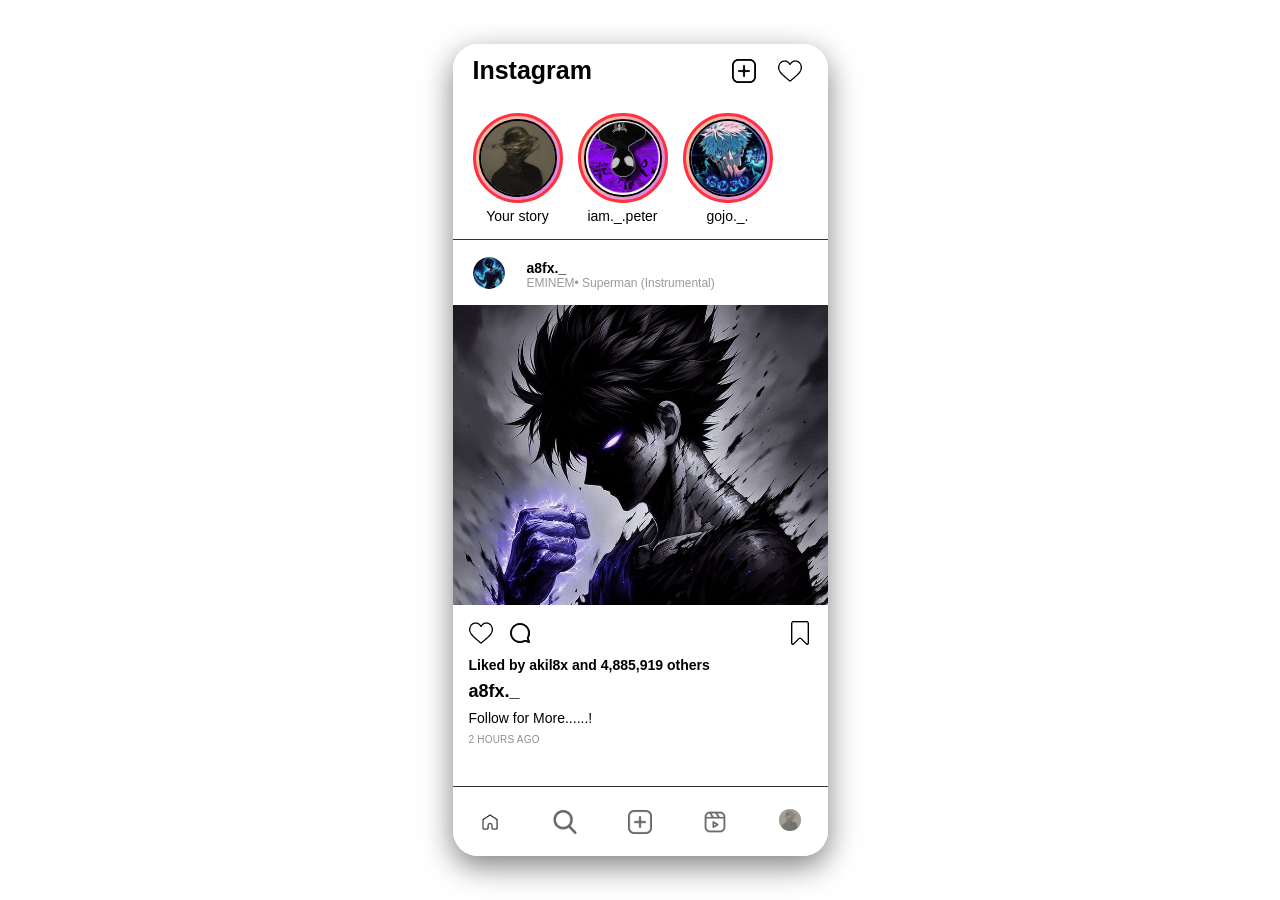
<file: index.html>
<!DOCTYPE html>
<html lang="en">
<head>
    <meta charset="UTF-8">
    <meta name="viewport" content="width=device-width, initial-scale=1.0">
    <title>Instagram</title>
    <link rel="stylesheet" href="style.css">
</head>
<body>
    <div class="phone-container">
        

        <div id="homePage" class="page active">
            <div class="header">
                <div>
                    
                    <h1 class="insta-logo">Instagram</h1>
                    <div class="header-actions">
                        <img src="moree.png" class="header-icon" alt="Upload">
                        <img src="heart.png" class="header-icon" alt="Notifications">
                    </div>
                </div>
            </div>

            <div class="stories-section">
                <div class="stories">
                    <div class="story">
                        <div class="story-pic has-story">
                            <img src="7fcf8ed2-b552-45db-b5a7-2cce4ccdba39.jpg" alt="Virat Kohli" class="story-avatar">
                        </div>
                        <div class="story-name"><p>Your story</p></div>
                    </div>
                    <div class="story">
                        <div class="story-pic has-story">
                            <img src="941aaa55-2113-4770-9723-f524608c39d5.jpg" alt="Virat Kohli" class="story-avatar">
                        </div>
                        <div class="story-name"><p>iam._.peter</p></div>
                    </div>
                    <div class="story">
                        <div class="story-pic has-story">
                            <img src="b296944f-5e3f-4d79-9b2f-65186f48e4ed.jpg" alt="Chris" class="story-avatar">
                        </div>
                        <div class="story-name"><p>gojo._.</p></div>
                    </div>
                </div>
            </div>

            <div class="feed">
                <div class="post">
                    <div class="post-header">
                        <div class="post-user">
                            <div class="post-user-avatar">
                                <img src="download (4).jpg" alt="User" class="user-img">
                            </div>
                            <div>
                                <div class="post-username"><p>a8fx._</p></div>
                                <div class="post-location">EMINEM• Superman (Instrumental) </div>
                            </div>
                        </div>
                     
                    </div>
                    <img src="download (3).jpg" class="post-image" alt="Post image"/>
                    <div class="post-actions">
                        <div class="post-actions-left">
                            <img src="heart.png" class="action-icon" alt="Like">
                            <img src="bubble-chat.png" class="action-icon" alt="Comment">
                        </div>
                        <img src="save-instagram.png" class="action-icon" alt="Save">
                    </div>
                    <div class="post-content">
                        <div class="post-likes">Liked by akil8x and 4,885,919 others</div>
                        <div class="post-description">
                            <span class="username">a8fx._</span>
                            <span class="caption"><p>Follow for More......!</p></span>
                        </div>
                        <div class="post-time">2 HOURS AGO</div>
                    </div>
                </div>
            </div>

       

        <div class="bottom-nav">
          <img src="home.png" class="nav-icon active" width="24" height="24" >
          <img src="search.png" class="nav-icon" width="24" height="24">
          <img src="moree.png" class="nav-icon" width="24" height="24">
          <img src="clapper.png" class="nav-icon" width="24" height="24">
        <a href="profile.html"><img src="7fcf8ed2-b552-45db-b5a7-2cce4ccdba39.jpg" class="nav-icon" onclick="showPage('profile')" style="width: 24px; height: 24px; border-radius: 50%; border: 1px solid white;"></a>
    </div>


</body>
</html>
</file>
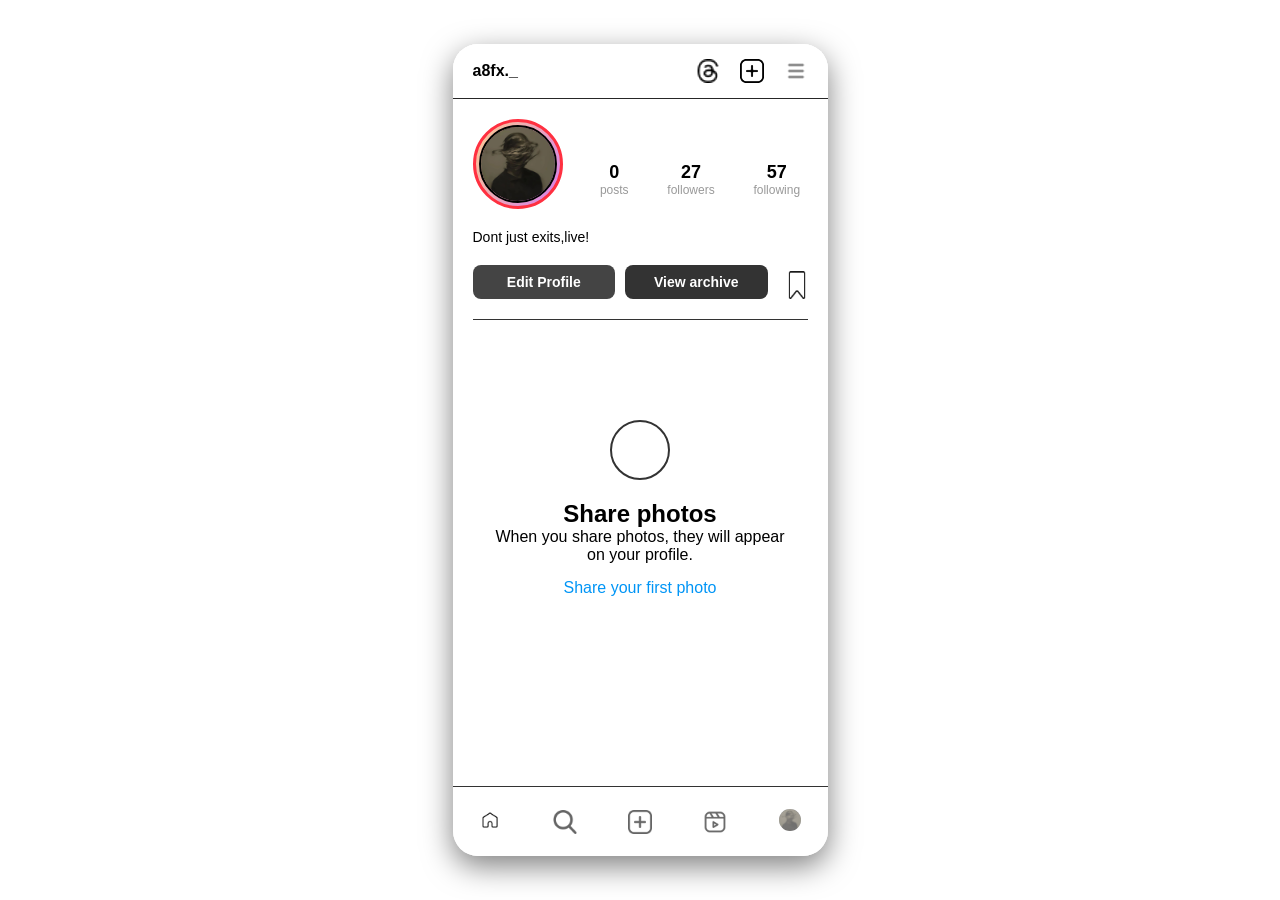
<file: profile.html>
<!DOCTYPE html>
<html lang="en">
<head>
    <meta charset="UTF-8">
    <meta name="viewport" content="width=device-width, initial-scale=1.0">
    <title>Instagram Clone</title>
    <link rel="stylesheet" href="style.css">
 
</head>
<body>
    <div class="phone-container">
        
 <div id="profilePage" class="page">
            <div class="profile-header">
                <h1 class="profile-username">a8fx._</h1>
                <div class="header-icons">
                    <img src="Threads--Streamline-Bootstrap.png" alt="Thread" class="header-icon">
                    <img src="moree.png" alt="Upload" class="header-icon">
                    <img src="List--Streamline-Bootstrap (1).png" alt="Menu" class="header-icon">
                </div>
            </div>

            <div class="profile-section">
                <div class="profile-top">
                    <div class="profile-left">
                        <div class="story">
                            <div class="story-pic has-story">
                                <img src="7fcf8ed2-b552-45db-b5a7-2cce4ccdba39.jpg" alt="Virat Kohli" class="story-avatar">
                            </div>
                        </div>
                    </div>
                    <div class="profile-right">
                        <div class="username-display">a8fx._</div>
                        <div class="profile-stats">
                            <div class="stat">
                                <div class="stat-number">0</div>
                                <div class="stat-label">posts</div>
                            </div>
                            <div class="stat">
                                <div class="stat-number">27</div>
                                <div class="stat-label">followers</div>
                            </div>
                            <div class="stat">
                                <div class="stat-number">57</div>
                                <div class="stat-label">following</div>
                            </div>
                        </div>
                    </div>
                </div>

                <div class="profile-info">
                
                    <p>Dont just exits,live!</p>
                </div>

                <div class="profile-buttons">
                    <button class="btn btn-primary">Edit Profile</button>
                    <button class="btn btn-secondary">View archive</button>
                    <img src="save-instagram.png" alt="Save" class="save-icon">
                </div>

                <div class="profile-tabs">
                    <svg class="tab-icon active" width="20" height="20" fill="white" viewBox="0 0 24 24">
                        <rect x="3" y="3" width="7" height="7"/>
                        <rect x="14" y="3" width="7" height="7"/>
                        <rect x="14" y="14" width="7" height="7"/>
                        <rect x="3" y="14" width="7" height="7"/>
                    </svg>
                    <svg class="tab-icon" width="20" height="20" fill="none" stroke="white" stroke-width="2" viewBox="0 0 24 24">
                        <rect x="2" y="3" width="20" height="14" rx="2" ry="2"/>
                        <line x1="8" y1="21" x2="16" y2="21"/>
                        <line x1="12" y1="17" x2="12" y2="21"/>
                    </svg>
                    <svg class="tab-icon" width="20" height="20" fill="none" stroke="white" stroke-width="2" viewBox="0 0 24 24">
                        <path d="M19 14c1.49-1.46 3-3.21 3-5.5A5.5 5.5 0 0 0 16.5 3c-1.76 0-3 .5-4.5 2-1.5-1.5-2.74-2-4.5-2A5.5 5.5 0 0 0 2 8.5c0 2.29 1.51 4.04 3 5.5l7 7Z"/>
                    </svg>
                    
                </div>

                <div class="no-posts">
                    <div class="camera-icon">
                        <svg width="24" height="24" fill="none" stroke="white" stroke-width="2" viewBox="0 0 24 24">
                            <path d="M23 19a2 2 0 0 1-2 2H3a2 2 0 0 1-2-2V8a2 2 0 0 1 2-2h4l2-3h6l2 3h4a2 2 0 0 1 2 2z"/>
                            <circle cx="12" cy="13" r="4"/>
                        </svg>
                    </div>
                    <h2>Share photos</h2>
                    <p>When you share photos, they will appear on your profile.</p>
                    <p style="color: #0095f6; margin-top: 15px; cursor: pointer;">Share your first photo</p>
                </div>
            </div>
        </div>

        <div class="bottom-nav">
    <a href="index.html"> <img src="home.png" class="nav-icon active" width="24" height="24" ></a> 
          <img src="search.png" class="nav-icon" width="24" height="24">
          <img src="moree.png" class="nav-icon" width="24" height="24">
          <img src="clapper.png" class="nav-icon" width="24" height="24">
        <a href="profile.html"><img src="7fcf8ed2-b552-45db-b5a7-2cce4ccdba39.jpg" class="nav-icon" onclick="showPage('profile')" style="width: 24px; height: 24px; border-radius: 50%; border: 1px solid white;"></a>
    </div>


   
</body>
</html>
</file>
<file: style.css>
* {
    margin: 0;
    padding: 0;
    box-sizing: border-box;
    font-family: -apple-system, BlinkMacSystemFont, "Segoe UI", Roboto, Helvetica, Arial, sans-serif;
    background-color: white ;
    color: black;
}

body {
    background-color:white;
    color: black;
    min-height: 100vh;
    width: 100%;
}

.header {
    background-color: white;
    
    border-bottom: 1px solid white;
    position: sticky;
    top: 0;
    z-index: 100;
}
.header h1{
    color: black;
}

.header > div {
    max-width: 935px;
    margin: 0 auto;
    padding: 12px 20px;
    display: grid;
    grid-template-columns: 1fr auto 1fr;
    align-items: center;
    gap: 20px;
}

.profile-header {
    display: flex;
    justify-content: space-between;
    align-items: center;
    padding: 12px 16px;
    border-bottom: 1px solid #262626;
}

.profile-username p {
    color: black;
    font-size: 20px;
    font-weight: 600;
    color: #fff;
    margin-right: auto;
    padding: 3px;
}

.header-icons {
    display: flex;
    gap: 20px;
    align-items: center;
}

.header-icon {
    width: 24px;
    height: 24px;
    cursor: pointer;
}

.save-icon {
    width: 22px;
    height: 28px;
    cursor: pointer;
    margin-left: 8px;
    opacity: 0.9;
    margin-top:6px;
}

.btn {
    padding: 7px 16px;
    border-radius: 8px;
    font-size: 14px;
    font-weight: 600;
    cursor: pointer;
    flex: 1;
    border: none;
    background-color: #262626;
    color: #fff;
}

.insta-logo {
    color:black;
    font-family: 'Instagram Sans', sans-serif;
    font-size: 25px;
    font-weight: 600;
    text-align: center;
        margin-right: 120px;
}

.header-actions {
    display: flex;
    gap: 22px;
    align-items: center;
    justify-content: flex-end;
}

.navbar {
    position: fixed;
    top: 0;
    left: 0;
    width: 100%;
    height: 60px;
    background: #000;
    border-bottom: 1px solid #262626;
    display: flex;
    justify-content: center;
    padding: 5px 0;
    z-index: 1;
}

.nav-wrapper {
    width: 70%;
    max-width: 1000px;
    display: flex;
    justify-content: space-between;
    align-items: center;
}

.brand-img {
    height: 100%;
    margin-top: 5px;
}

.nav-items {
    display: flex;
    align-items: center;
}

.icon {
    height: 24px;
    margin: 0 10px;
    cursor: pointer;
}

.user-profile {
    width: 24px;
    height: 24px;
    border-radius: 50%;
    background: #555;
}        body {
            background-color: #000;
            font-family: Arial, sans-serif;
            min-height: 100vh;
        }

        .phone-container {
            background-color: #000;
            width: 100%;
            min-height: 100vh;
            position: relative;
        }

        
        @media screen and (min-width: 768px) {
            body {
                background-color:white;
                padding: 20px;
                min-height: 100vh;
                display: flex;
                justify-content: center;
                align-items: center;
            }
            
            .phone-container {
                background-color: white;
                width: 375px;
                height: 812px;
                border-radius: 25px;
                overflow: hidden;
                box-shadow: 0 10px 30px rgba(0, 0, 0, 0.5);
                min-height: auto;
            }
        }

        .status-bar {
            display: flex;
            justify-content: space-between;
            align-items: center;
            padding: 12px 20px;
            color: white;
            font-size: 14px;
            font-weight: 500;
        }

        .status-left {
            display: flex;
            align-items: center;
            gap: 5px;
        }

        .status-right {
            display: flex;
            align-items: center;
            gap: 5px;
        }

        .page {
    
            height: calc(100% - 40px);
            overflow-y: auto;
        }

        .page.active {
            display: block;
        }

.profile-header {
            display: flex;
            justify-content: space-between;
            align-items: center;
            padding: 15px 20px;
            background-color:white;
            border-bottom: 1px solid #262626;
        }

        .username-container {
            flex: 1;
            text-align: center;
        }

        .profile-username {
            color:black;
            font-size: 16px;
            font-weight: 600;
        }

        .header-icon {
            width: 24px;
            height: 24px;
            cursor: pointer;
            filter: brightness(1.1) contrast(1.1);
        }        .insta-logo {
            color: #fff;
            font-family: 'Instagram Sans', sans-serif;
            font-size: 25px;
            font-weight: 600;
        }

        .header-actions {
            display: flex;
            gap: 22px;
            align-items: center;
        }

        .header-icon {
            width: 24px;
            height: 24px;
            cursor: pointer;
        }

        .username {
            font-size: 18px;
            font-weight: 600;
            display: flex;
            align-items: center;
            gap: 8px;
        }

        .icon {
            width: 24px;
            height: 24px;
            cursor: pointer;
        }

        .profile-section {
            padding: 20px;
            color: white;
        }

        .profile-top {
            display: flex;
            align-items: center;
            gap: 20px;
            margin-bottom: 15px;
        }

        .profile-pic {
            width: 150px;
            height: 150px;
            border-radius: 50%;
            background: linear-gradient(120deg, #fccb90 0%, #d57eeb 100%);
            padding: 3px;
        }

        .profile-avatar {
            width: 100%;
            height: 100%;
            border-radius: 50%;
            background-color: #262626;
            border: 3px solid #000;
        }

.username-display {
    color: #fff;
    font-size: 16px;
    font-weight: 600;
    margin-bottom: 12px;
    padding: 0 16px;
}

.profile-stats {
    display: flex;
    justify-content: space-around;
    margin-bottom: 12px;
}        .stat {
            text-align: center;
        }

        .stat-number {
            font-size: 18px;
            font-weight: bold;
        }

        .stat-label {
            font-size: 12px;
            color: #999;
        }

        .profile-info h3 {
            font-size: 16px;
            margin-bottom: 5px;
        }

        .profile-info p {
            font-size: 14px;
            color:black
            ;
        }

        .profile-buttons {
            display: flex;
            gap: 10px;
            margin: 20px 0;
        }

        .btn {
            padding: 8px 16px;
          
            border-radius: 8px;
            font-size: 14px;
            font-weight: 600;
            cursor: pointer;
            flex: 1;
        }

        .btn-primary {
            background-color: #444;
            color: white;
        }

        .btn-secondary {
            background-color: #333;
            color: white;
        }

        .profile-tabs {
            display: flex;
            justify-content: space-around;
            border-top: 1px solid #333;
            padding: 15px 0;
            margin-top: 20px;
        }

        .tab-icon {
            width: 20px;
            height: 20px;
            opacity: 0.5;
        }

        .tab-icon.active {
            opacity: 1;
        }

        .no-posts {
            text-align: center;
            padding: 50px 20px;
            color: white;
        }

        .camera-icon {
            width: 60px;
            height: 60px;
            border: 2px solid #333;
            border-radius: 50%;
            display: flex;
            align-items: center;
            justify-content: center;
            margin: 0 auto 20px;
        }

        .stories-section {
            padding: 15px 20px;
            border-bottom: 1px solid #333;
        }

        .stories {
            display: flex;
            gap: 15px;
            overflow-x: auto;
        }

        .story {
            text-align: center;
            min-width: 70px;
        }

        .story-pic {
            width: 66px;
            height: 66px;
            border-radius: 50%;
            display: flex;
            align-items: center;
            justify-content: center;
            margin-bottom: 5px;
            position: relative;
            padding: 2px;
        }

        .story-pic.has-story {
            background: linear-gradient(120deg, #fccb90 0%, #d57eeb 100%);
            padding: 3px;
        }

        .story-avatar {
            width: 100%;
            height: 100%;
            border-radius: 50%;
            border: 3px solid #000;
            object-fit: cover;
        }

        .post-user-avatar {
            width: 32px;
            height: 32px;
            border-radius: 50%;
            overflow: hidden;
            margin-right: 10px;
        }

        .user-img {
            width: 100%;
            height: 100%;
            object-fit: cover;
        }

        .story-pic.add-story {
            border: 1px dashed #666;
        }

        .story-name {
            font-size: 12px;
            color: white;
            text-align: center;
        }

        .post {
            margin-bottom: 20px;
        }

        .post-header {
            display: flex;
            align-items: center;
            justify-content: space-between;
            padding: 15px 20px;
        }

        .post-user {
            display: flex;
            align-items: center;
            gap: 12px;
        }

        .post-user img {
            width: 32px;
            height: 32px;
            border-radius: 50%;
            object-fit: cover;
        }

        .post-username {
            font-size: 14px;
            font-weight: 600;
            color: white;
        }

        .post-location {
            font-size: 12px;
            color: #999;
        }

        .post-image {
            width: 100%;
            height: 300px;
            object-fit: cover;
        }

        .post-actions {
            display: flex;
            justify-content: space-between;
            align-items: center;
            padding: 12px 16px;
        }

        .post-actions-left {
            display: flex;
            gap: 16px;
        }

        .action-icon {
            width: 24px;
            height: 24px;
            cursor: pointer;
            filter: brightness(1.1) contrast(1.1);
        }

        .more-options {
          
            cursor: pointer;
            filter: brightness(1.1) contrast(1.1);
        }

        .header-icon {
            width: 24px;
            height: 24px;
            cursor: pointer;
            filter: brightness(1.1) contrast(1.1);
        }

        .post-content {
            padding: 0 16px 16px 16px;
            color: white;
        }

        .profile-top {
            display: flex;
            align-items: flex-start;
          
            gap: 30px;
        }

.story-pic {
    width: 90px;
    height: 90px;
    border-radius: 50%;
    padding: 3px;
    background-color: #262626;
}        .has-story {
            padding: 2px;
            border: 3px solid #ff3040;
            border-radius: 50%;
        }

        .story-avatar {
            width: 100%;
            height: 100%;
            object-fit: cover;
            border-radius: 50%;
            border: 2px solid #000;
        }

        .story-name {
            color: #fff;
            font-size: 14px;
            text-align: center;
            margin-top: 4px;
        }
       
        .profile-left {
            flex-shrink: 0;
        }

        .profile-right {
            flex-grow: 1;
            display: flex;
            flex-direction: column;
       
        }

        .username-display {
            color: #fff;
            font-size: 20px;
            font-weight: 600;
            margin-top: 8px;
        }

        .profile-stats {
            display: flex;
            gap: 24px;
        }

        .stat {
            text-align: center;
        }

        .post-likes {
            font-weight: 600;
            font-size: 14px;
            margin-bottom: 8px;
        }

        .post-description {
            font-size: 14px;
            margin-bottom: 8px;
        }

        .username {
            font-weight: 600;
            margin-right: 6px;
        }

        .caption {
            color: #f5f5f5;
        }

        .post-time {
            font-size: 10px;
            color: #8e8e8e;
            text-transform: uppercase;
            letter-spacing: 0.2px;
        }

        .post-actions-left {
            display: flex;
            gap: 15px;
        }

        .bottom-nav {
            position: absolute;
            bottom: 0;
            left: 0;
            right: 0;
            color: black;
            border-top: 1px solid #333;
            display: flex;
            justify-content: space-around;
            align-items: center;
            padding: 15px 0;
            height: 70px;
            background-color: white;
        }
        .caption p{
            margin-top: 8px;
        }

        .nav-icon {
            width: 24px;
            height: 24px;
            cursor: pointer;
            opacity: 0.6;
        }

        .nav-icon.active {
            opacity: 1;
        }

    i{
        color: white;
    }
    .post-username p{
        margin-top: 5px;
    }
</file>
